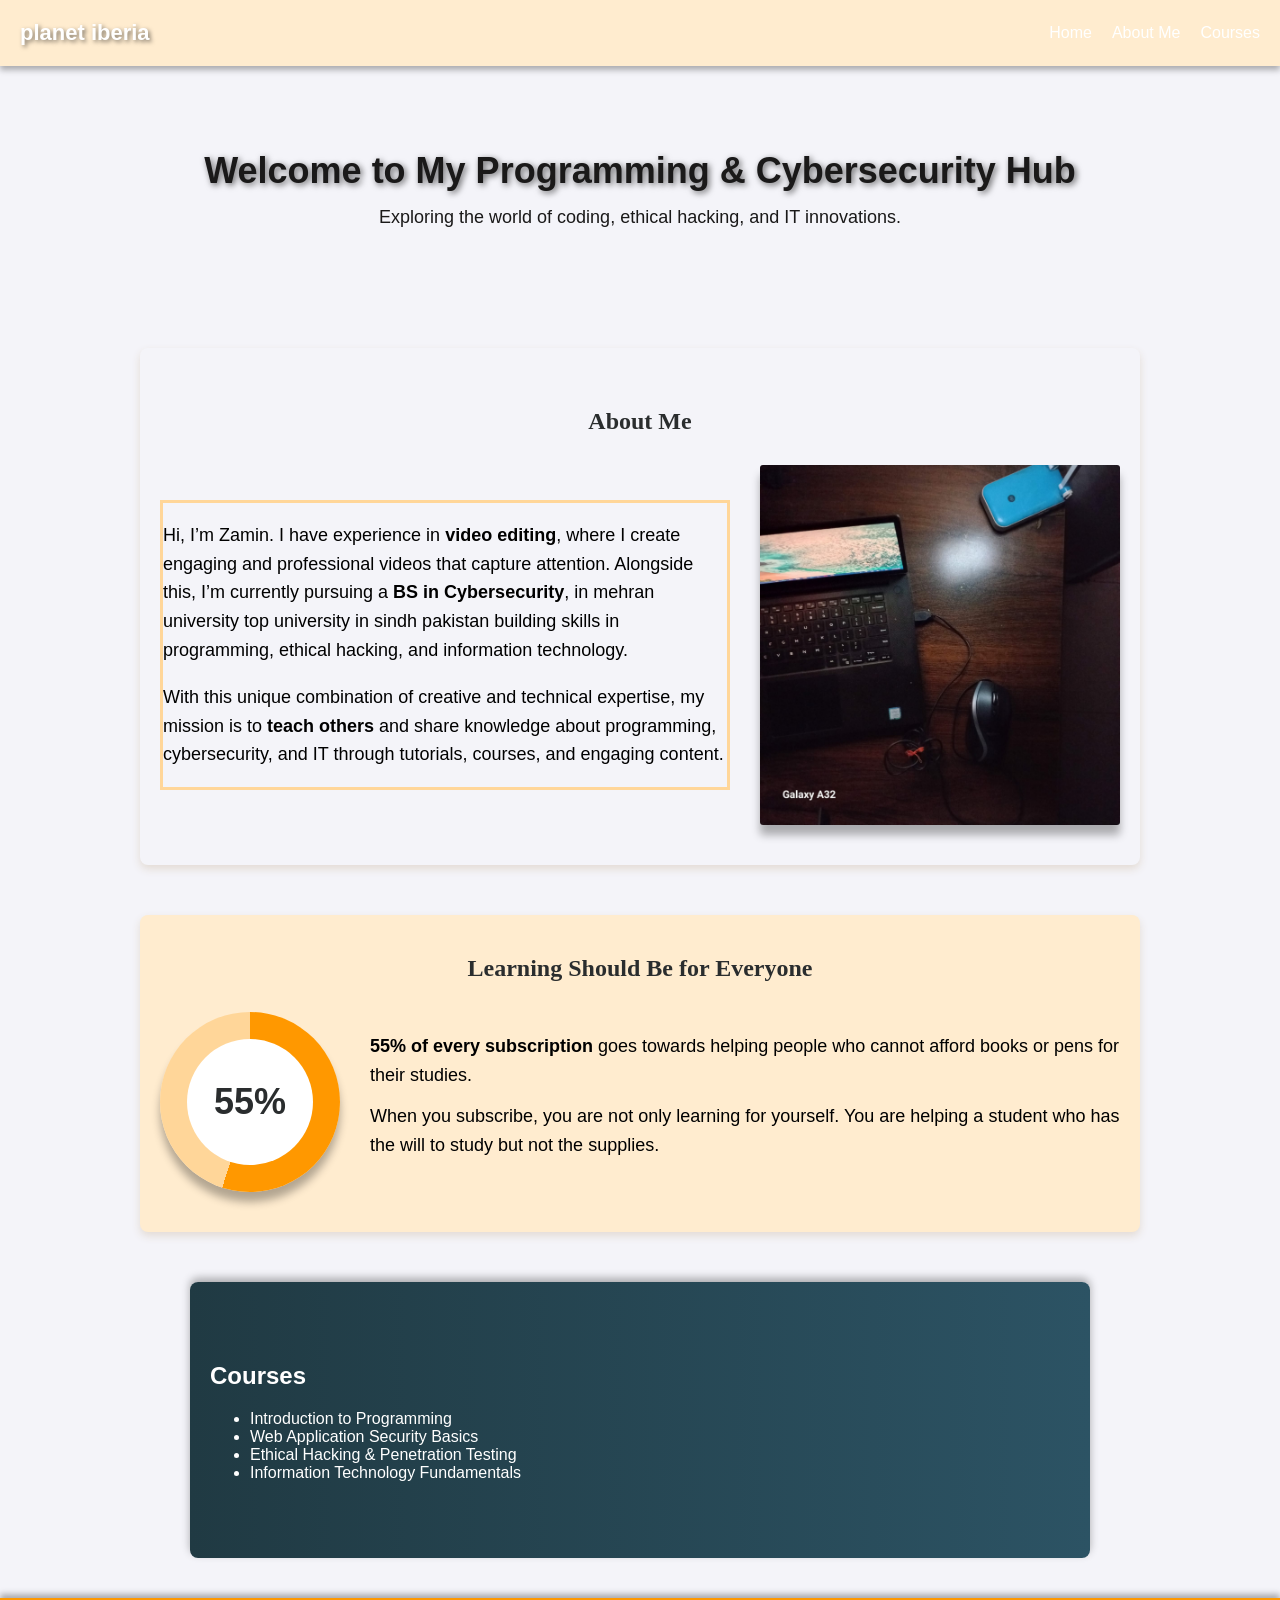
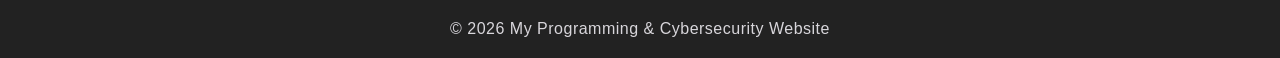
<file: web project/index.html>
<!DOCTYPE html>
<html lang="en">
<head>
    <meta charset="UTF-8">
    <meta name="viewport" content="width=device-width, initial-scale=1.0">
    <title>zamin web</title>
    <link rel="stylesheet" href="style.css">
</head>
<body>
  <nav>
    <!-- Logo -->
    <a href="#" class="logo">planet iberia</a>

    <!-- Navigation Links -->
    <ul>
      <li><a href="index.html">Home</a></li>
      <li><a href="about.html">About Me</a></li>
      <li><a href="courses.html">Courses</a></li>
    </ul>
  </nav>

  <header class="hero">
    <h1>Welcome to My Programming &amp; Cybersecurity Hub</h1>
    <p>Exploring the world of coding, ethical hacking, and IT innovations.</p>
  </header>

  <!-- About Section -->
  <section id="about">
    <h2>About Me</h2>
    <div class="about-container">
      <!-- Profile Picture -->
      <img src="WhatsApp Image 2026-10-19 at 09.06.12.jpeg" alt="My Photo" class="profile-pic">

      <!-- Description -->
      <div class="about-text">
        <p>
          Hi, I’m Zamin. I have experience in <strong>video editing</strong>, where I create
          engaging and professional videos that capture attention. Alongside this, I’m
          currently pursuing a <strong>BS in Cybersecurity</strong>, in mehran university top university in sindh pakistan building skills in
          programming, ethical hacking, and information technology.
        </p>
        <p>
          With this unique combination of creative and technical expertise, my mission
          is to <strong>teach others</strong> and share knowledge about programming,
          cybersecurity, and IT through tutorials, courses, and engaging content.
        </p>
      </div>
    </div>
  </section>

  <!-- Giving Back Section -->
  <section id="giving-back">
    <h2>Learning Should Be for Everyone</h2>
    <div class="giving-container">
      <div class="giving-badge" role="img" aria-label="55 percent">
        <span>55%</span>
      </div>
      <div class="giving-text">
        <p>
          <strong>55% of every subscription</strong> goes towards helping people who
          cannot afford books or pens for their studies.
        </p>
        <p>
          When you subscribe, you are not only learning for yourself. You are
          helping a student who has the will to study but not the supplies.
        </p>
      </div>
    </div>
  </section>

  <!-- Courses Section -->
  <section class="courses">
    <h2>Courses</h2>
    <ul>
      <li>Introduction to Programming</li>
      <li>Web Application Security Basics</li>
      <li>Ethical Hacking &amp; Penetration Testing</li>
      <li>Information Technology Fundamentals</li>
    </ul>
  </section>

  <!-- Footer -->
  <footer class="last section">
    <p>&copy; 2026 My Programming &amp; Cybersecurity Website</p>
  </footer>

  <script src="script.js"></script>
</body>
</html>
</file>
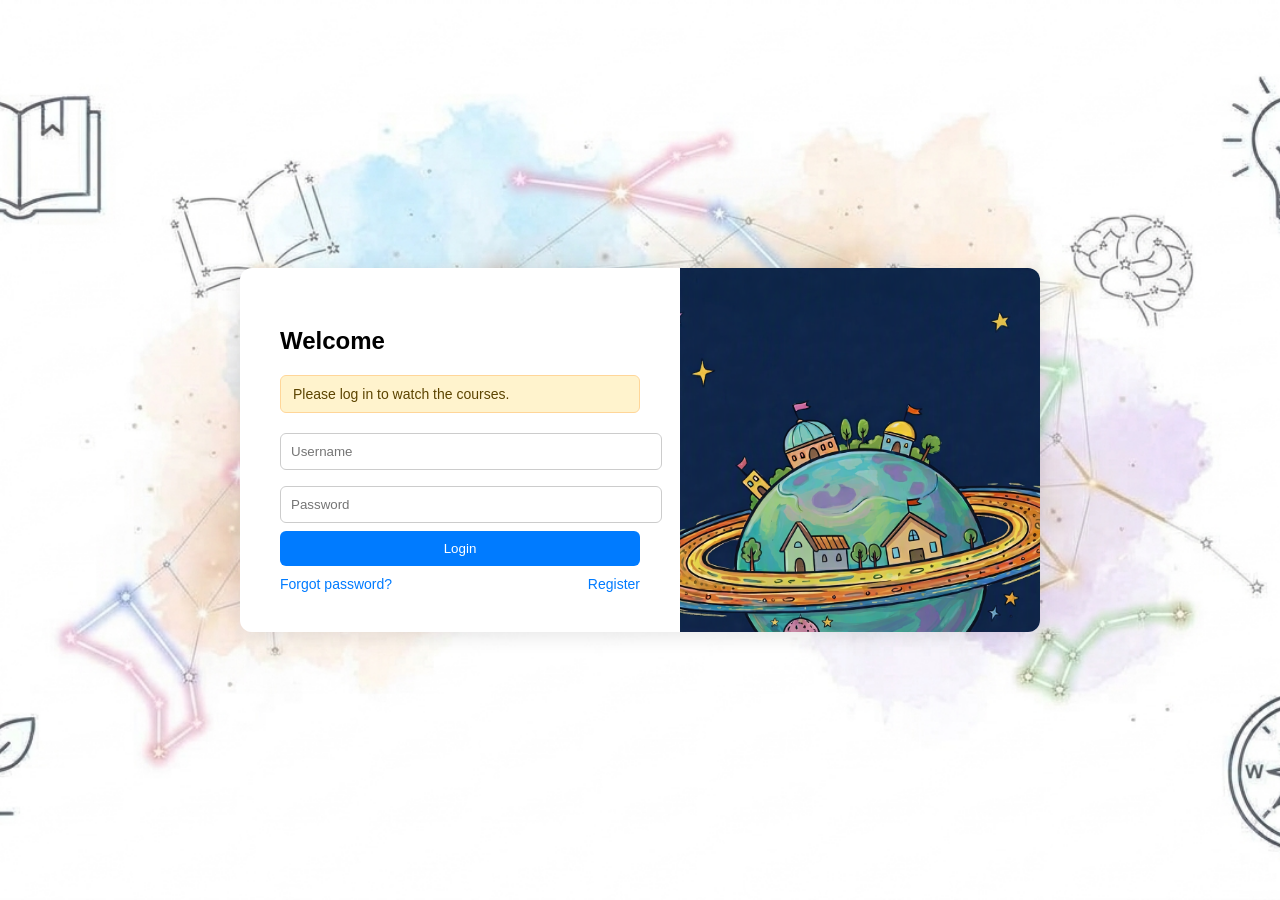
<file: web project/courses.html>
<!DOCTYPE html>
<html lang="en" class="auth-pending">
<head>
  <meta charset="UTF-8">
  <meta name="viewport" content="width=device-width, initial-scale=1.0">
  <title>My Website</title>
  <!-- Login gate: send visitors who are not logged in to the login page -->
  <script>
    (function () {
      var user = null;
      try { user = localStorage.getItem("loggedInUser"); } catch (e) {}
      if (!user) {
        window.location.replace("login.html?next=courses.html");
      } else {
        document.documentElement.classList.remove("auth-pending");
      }
    })();
  </script>
  <style>
    html.auth-pending body {
      visibility: hidden; /* hide content until the login check passes */
    }
    *, *::before, *::after {
      box-sizing: border-box;
    }
    body {
      margin: 0;
      font-family: Arial, sans-serif;
      background: #f4f4f4;
    }

    /* Navigation Bar */
    nav {
      display: flex;
      justify-content: space-between;
      align-items: center;
      background-color: #ff9800;
      padding: 10px 20px;
      position: fixed;
      top: 0;
      width: 100%;
      z-index: 1000;
    }
    nav .logo {
      color: #fff;
      font-size: 20px;
      font-weight: bold;
      text-decoration: none;
    }
    nav ul {
      list-style: none;
      display: flex;
      margin: 0;
      padding: 0;
    }
    nav ul li {
      margin-left: 20px;
    }
    nav ul li a {
      color: #fff;
      text-decoration: none;
      font-size: 16px;
      transition: color 0.3s;
    }
    nav ul li a:hover {
      color: #ff9800;
    }

    /* Sections */
    section {
      padding: 80px 20px 40px; /* extra top padding because nav is fixed */
      text-align: center;
    }
    h2 {
      margin-bottom: 20px;
      color: #333;
    }
    .video-container {
      display: flex;
      justify-content: center;
      gap: 20px;
      flex-wrap: wrap;
    }
    iframe {
      flex: 1 1 280px;
      max-width: 380px;
      width: 100%;
      aspect-ratio: 16 / 9;
      height: auto;
      border: none;
    }

    /* Homepage Hero */
    #home {
      background: linear-gradient(to right, #0f2027, #203a43, #2c5364);
      color: #fff;
      padding: 100px 20px;
    }
    #home h1 {
      font-size: 36px;
      margin-bottom: 15px;
    }
    #home p {
      font-size: 18px;
      max-width: 600px;
      margin: auto;
    }

    /* Responsive */
    @media (max-width: 700px) {
      nav {
        padding: 10px 14px;
      }
      nav ul li {
        margin-left: 14px;
      }
      section {
        padding: 70px 14px 30px;
      }
      iframe {
        max-width: 100%;
      }
      #home h1 {
        font-size: 26px;
      }
    }
  </style>
</head>
<body>

  <!-- Navigation -->
  <nav>
    <a href="#home" class="logo">MyLogo</a>
    <ul>
      <li><a href="index.html">Home</a></li>
      <li><a href="#courses">Courses</a></li>
    </ul>
  </nav>

  <!-- Homepage Section -->
 

  <!-- Courses Section -->
  <section id="courses">
    <h2>Programming</h2>
    <div class="video-container">
      <iframe src="https://www.youtube.com/embed/VIDEO_ID1" allowfullscreen></iframe>
      <iframe src="https://www.youtube.com/embed/VIDEO_ID2" allowfullscreen></iframe>
      <iframe src="https://www.youtube.com/embed/VIDEO_ID3" allowfullscreen></iframe>
    </div>

    <h2>Cybersecurity</h2>
    <div class="video-container">
      <iframe src="https://www.youtube.com/embed/VIDEO_ID4" allowfullscreen></iframe>
      <iframe src="https://www.youtube.com/embed/VIDEO_ID5" allowfullscreen></iframe>
      <iframe src="https://www.youtube.com/embed/VIDEO_ID6" allowfullscreen></iframe>
    </div>

    <h2>IT Basics</h2>
    <div class="video-container">
      <iframe src="https://www.youtube.com/embed/VIDEO_ID7" allowfullscreen></iframe>
      <iframe src="https://www.youtube.com/embed/VIDEO_ID8" allowfullscreen></iframe>
      <iframe src="https://www.youtube.com/embed/VIDEO_ID9" allowfullscreen></iframe>
    </div>
  </section>

  <script src="script.js"></script>
</body>
</html>
</file>
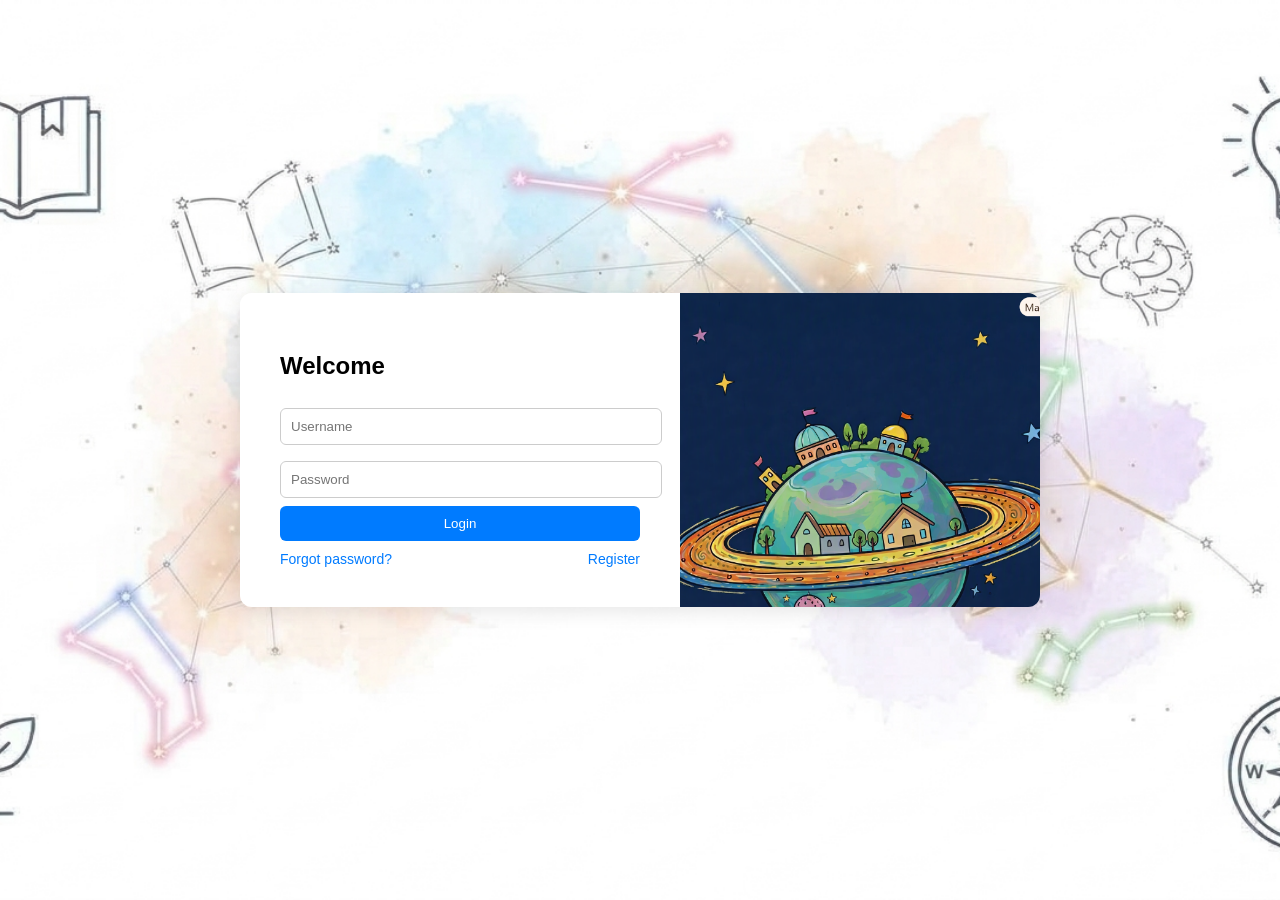
<file: web project/login.html>
<!DOCTYPE html>
<html lang="en">
<head>
  <meta charset="UTF-8">
  <meta name="viewport" content="width=device-width, initial-scale=1.0">
  <title>Space Login</title>
  <link rel="stylesheet" href="login.css">
</head>
<body>
  <div class="login-container">
    <!-- Left side: form -->
    <div class="form-section">
      <h2>Welcome</h2>
      <p id="loginNotice" class="notice" hidden></p>
      <form id="loginForm">
        <input type="text" id="username" placeholder="Username" required>
        <input type="password" id="password" placeholder="Password" required>
        <button type="submit">Login</button>
        <div class="links">
          <a href="#">Forgot password?</a>
          <a href="#">Register</a>
        </div>
      </form>
    </div>

    <!-- Right side: image -->
    <div class="image-section" aria-hidden="true">
      <img src="Copilot_20261026_083829.png" alt="Space Image">
    </div>
  </div>
  <script src="script.js"></script>
</body>
</html>
</file>
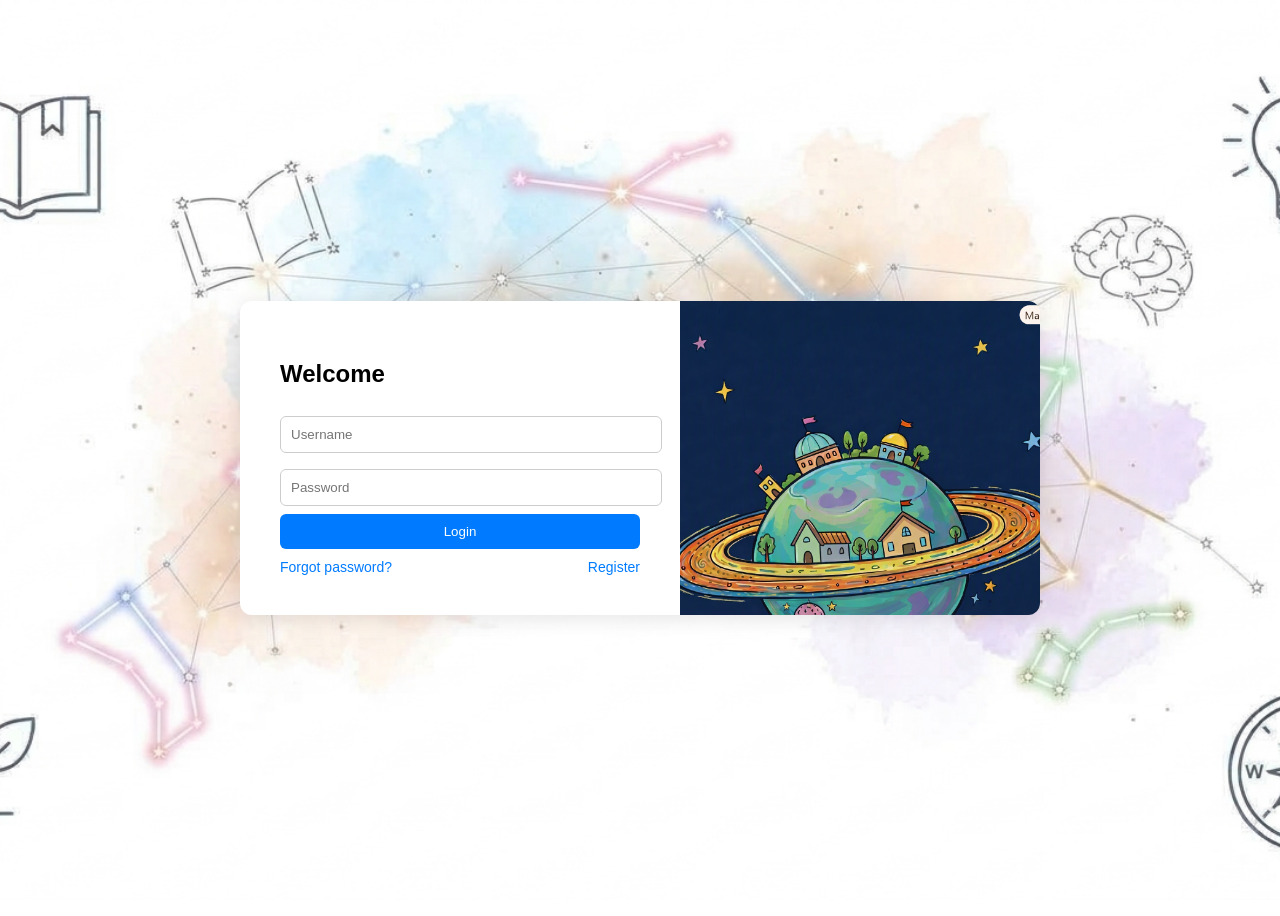
<file: web project/login page/login.html>
<!DOCTYPE html>
<html lang="en">
<head>
  <meta charset="UTF-8">
  <meta name="viewport" content="width=device-width, initial-scale=1.0">
  <title>Space Login</title>
  <link rel="stylesheet" href="login.css">
</head>
<body>
  <div class="login-container">
    <!-- Left side: form -->
    <div class="form-section">
      <h2>Welcome</h2>
      <form id="loginForm">
        <input type="text" id="username" placeholder="Username" required>
        <input type="password" id="password" placeholder="Password" required>
        <button type="submit">Login</button>
        <div class="links">
          <a href="#">Forgot password?</a>
          <a href="#">Register</a>
        </div>
      </form>
    </div>

    <!-- Right side: image -->
    <div class="image-section" aria-hidden="true">
      <img src="Copilot_20261026_083829.png" alt="Space Image">
    </div>
  </div>
  <script src="script.js"></script>
</body>
</html>
</file>
<file: web project/style.css>
/* Make padding/borders count inside widths (prevents sideways scrolling on phones) */
*, *::before, *::after {
  box-sizing: border-box;
}

img {
  max-width: 100%;
}

 body {
      margin: 0;
      font-family: Arial, sans-serif;
      background-color: blue; 
      
      background-repeat: no-repeat; /* prevents tiling */
      background-position: center;  /* centers the image */}
    nav {
      display: flex;
      justify-content: space-between;
      align-items: center;
      background-color:rgb(227, 219, 212);
      box-shadow: #000000 10000px;
      border: 10px rgb(255, 10, 10);
      padding: 20px 30px;
    }
    nav .logo {
      color: #fff;
      font-size: 20px;
      font-weight: bold;
      text-decoration: none;
    }
    nav ul {
      list-style: none;
      display: flex;
      margin: 0;
      padding: 0;
    }
     nav ul li {
      margin-left: 20px;
    }
    nav ul li a {
      color: #fff;
      text-decoration: none;
      font-size: 16px;
      transition: color 0.3s;
    }
    nav ul li a:hover {
      color: #ff9800;
    }
    .logo {
  color: #fff;
  font-size: 20px;
  font-weight: bold;
  text-decoration: none;
  
  /* Text shadow */
  text-shadow: 2px 2px 4px rgba(0,0,0,0.5);
}
/* General Reset */
body {
  margin: 0;
  font-family: Arial, sans-serif;
  background-color: #f4f4f9;
  color: #333;
  
}

/* Navigation Bar */
nav {
  display: flex;
  justify-content: space-between;
  align-items: center;
  background-color: #ffeccf; 
  padding: 20px 20px;
  box-shadow: 0 4px 6px rgba(0,0,0,0.3); /* shadow under nav */
}

nav .logo {
  color: #fff;
  font-size: 22px;
  font-weight: bold;
  text-decoration: none;
  text-shadow: 2px 2px 4px rgba(0,0,0,0.5); /* logo text shadow */
}

nav ul {
  list-style: none;
  display: flex;
  margin: 0;
  padding: 0;
}

nav ul li {
  margin-left: 20px;
}

nav ul li a {
  color: #fff;
  text-decoration: none;
  font-size: 16px;
  transition: color 0.3s;
}

nav ul li a:hover {
  color: #ff9800;
}

/* Hero Section */
.hero {
  text-align: center;
  padding: 60px 20px;
 
  font-family:sans-serif;
  color: #1a1919;
  
}

.hero h1 {
  font-size: 36px;
  margin-bottom: 15px;
  text-shadow: 2px 2px 6px rgba(0,0,0,0.6);
}

.hero p {
  font-size: 18px;
  max-width: 600px;
  margin: auto;
}

/* Sections */
/* Add spacing between nav and sections */
section {
  padding: 40px 10px;
  max-width: 900px;
  margin: 50px auto 40px auto; /* 50px gap above, 30px below */
  
  border-radius: 8px;
  box-shadow: 0 4px 8px rgba(0,0,0,0.2);

}
/* About Section */
/* About Section */
#about {
  margin-top: 60px;
  padding: 40px 20px;
  max-width: 1000px;
  margin-left: auto;
  margin-right: auto;
  box-shadow: 0 4px 8px rgb(227, 219, 212);
}

#about h2 {
  text-align: center;
  color: #2a2d2e;
  font-weight: bold;
      margin-bottom: 30px;
  font-family: cursive;
}

.about-container {


  display: flex;
  align-items: center;
  gap: 30px; /* space between text and image */
  flex-direction: row-reverse; /* puts image on the right */
}

.profile-pic {
  width: 360px;
  height: 360px;
  border-radius: 3px;
  box-shadow: 0 10px 8px rgba(0,0,0,0.3);
  object-fit: cover;
}

.about-text {
  flex: 1;
  font-size: 18px;
  line-height: 1.6;
color: #000000;
    border: #ffd699  solid;

}
/* Footer - Last Section */
footer.last.section {
  background-color: #222; /* dark background for contrast */
  color: #d8d6db; /* white text */
  text-align: center;
  padding: 20px 0;
  font-size: 16px;
  box-shadow: 0 -4px 6px rgba(0,0,0,0.3); /* shadow above footer */
  border-top: 2px solid #ff9800; /* accent line for style */
}

footer.last.section p {
  margin: 0;
  letter-spacing: 0.5px;
}
.courses{
    width: 100%; /* covers full width */
  background: linear-gradient(to right, #203a43, #2c5364); /* stylish gradient */
  color: #fff;
  padding: 60px 20px;
  box-shadow: 0 -4px 8px rgba(0,0,0,0.3);
}

/* Giving Back Section */
#giving-back {
  max-width: 1000px;
  padding: 40px 20px;
  background-color: #ffeccf;
  box-shadow: 0 4px 8px rgb(227, 219, 212);
}

#giving-back h2 {
  text-align: center;
  color: #2a2d2e;
  font-weight: bold;
  margin-top: 0;
  margin-bottom: 30px;
  font-family: cursive;
}

.giving-container {
  display: flex;
  align-items: center;
  gap: 30px;
}

.giving-badge {
  flex: 0 0 auto;
  width: 180px;
  height: 180px;
  border-radius: 50%;
  /* 55% of the ring is filled */
  background: conic-gradient(#ff9800 0 55%, #ffd699 55% 100%);
  display: flex;
  align-items: center;
  justify-content: center;
  box-shadow: 0 10px 8px rgba(0,0,0,0.3);
}

.giving-badge span {
  display: flex;
  align-items: center;
  justify-content: center;
  width: 70%;
  height: 70%;
  border-radius: 50%;
  background: #fff;
  color: #2a2d2e;
  font-size: 36px;
  font-weight: bold;
}

.giving-text {
  flex: 1;
  font-size: 18px;
  line-height: 1.6;
  color: #000000;
}

.giving-text p {
  margin: 0 0 12px;
}

/* ===== Responsive: tablets ===== */
@media (max-width: 900px) {
  section {
    margin: 30px 16px;
  }

  #about,
  #giving-back {
    margin-left: 16px;
    margin-right: 16px;
  }

  .profile-pic {
    width: 280px;
    height: 280px;
  }
}

/* ===== Responsive: phones ===== */
@media (max-width: 700px) {
  nav {
    flex-direction: column;
    gap: 12px;
    padding: 16px;
  }

  nav ul {
    flex-wrap: wrap;
    justify-content: center;
    gap: 8px 20px;
  }

  nav ul li {
    margin-left: 0;
  }

  .hero {
    padding: 40px 16px;
  }

  .hero h1 {
    font-size: 26px;
  }

  .hero p {
    font-size: 16px;
  }

  /* Stack the photo above the text */
  .about-container,
  .giving-container {
    flex-direction: column;
    text-align: center;
  }

  .profile-pic {
    width: 100%;
    max-width: 320px;
    height: auto;
    aspect-ratio: 1 / 1;
  }

  .about-text,
  .giving-text {
    font-size: 16px;
  }

  .giving-badge {
    width: 150px;
    height: 150px;
  }

  .giving-badge span {
    font-size: 30px;
  }

  .courses {
    padding: 40px 16px;
  }
}
</file>
<file: web project/login.css>
body {
  font-family: Arial, sans-serif;
background: url('Gemini_Generated_Image_9wlwnp9wlwnp9wlw.jpg') center / cover no-repeat fixed;
  display: flex;
  justify-content: center;
  align-items: center;
  min-height: 100vh;
  margin: 0;
  padding: 16px;
  box-sizing: border-box;
}

.login-container {
  display: flex;              /* Horizontal layout */
  background: transparent;
  border-radius: 12px;
  box-shadow: 0 4px 20px rgba(0,0,0,0.1);
  overflow: hidden;
  width: 100%;
  max-width: 800px;           /* Wider to fit both sides */
  animation: login-entrance 0.8s ease-out 2s both;
}

@keyframes login-entrance {
  from {
    opacity: 0;
    transform: translateY(24px);
  }
  to {
    opacity: 1;
    transform: translateY(0);
  }
}

.form-section {
  flex: 1;                    /* Left side */
  padding: 40px;
  background: #fff;
}

.form-section h2 {
  margin-bottom: 20px;
}

.form-section input {
  width: 100%;
  padding: 10px;
  margin: 8px 0;
  border: 1px solid #ccc;
  border-radius: 6px;
}

.form-section button {
  width: 100%;
  padding: 10px;
  background: #007bff;
  color: #fff;
  border: none;
  border-radius: 6px;
  cursor: pointer;
}

.form-section button:hover {
  background: #0056b3;
}

.links {
  display: flex;
  justify-content: space-between;
  margin-top: 10px;
}

.links a {
  font-size: 14px;
  color: #007bff;
  text-decoration: none;
}

.image-section {
  flex: 1;                    /* Right side */
  background: transparent;
  display: flex;
  align-items: center;
  justify-content: center;
}

.image-section img {
  display: block;
  width: 100%;
  height: 100%;
  object-fit: cover;
}

.form-section {
  box-sizing: border-box;
}

.notice {
  margin: 0 0 12px;
  padding: 10px 12px;
  background: #fff3cd;
  border: 1px solid #ffd699;
  border-radius: 6px;
  font-size: 14px;
  color: #5c4400;
}

/* ===== Responsive ===== */
@media (max-width: 700px) {
  /* Hide the decorative image and let the form fill the screen width */
  .image-section {
    display: none;
  }

  .form-section {
    padding: 28px 20px;
    border-radius: 12px;
  }
}
</file>
<file: web project/login page/login.css>
body {
  font-family: Arial, sans-serif;
background: url('Gemini_Generated_Image_9wlwnp9wlwnp9wlw.jpg') center / cover no-repeat fixed;
  display: flex;
  justify-content: center;
  align-items: center;
  height: 100vh;
}

.login-container {
  display: flex;              /* Horizontal layout */
  background: transparent;
  border-radius: 12px;
  box-shadow: 0 4px 20px rgba(0,0,0,0.1);
  overflow: hidden;
  width: 800px;               /* Wider to fit both sides */
  animation: login-entrance 0.8s ease-out 2s both;
}

@keyframes login-entrance {
  from {
    opacity: 0;
    transform: translateY(24px);
  }
  to {
    opacity: 1;
    transform: translateY(0);
  }
}

.form-section {
  flex: 1;                    /* Left side */
  padding: 40px;
  background: #fff;
}

.form-section h2 {
  margin-bottom: 20px;
}

.form-section input {
  width: 100%;
  padding: 10px;
  margin: 8px 0;
  border: 1px solid #ccc;
  border-radius: 6px;
}

.form-section button {
  width: 100%;
  padding: 10px;
  background: #007bff;
  color: #fff;
  border: none;
  border-radius: 6px;
  cursor: pointer;
}

.form-section button:hover {
  background: #0056b3;
}

.links {
  display: flex;
  justify-content: space-between;
  margin-top: 10px;
}

.links a {
  font-size: 14px;
  color: #007bff;
  text-decoration: none;
}

.image-section {
  flex: 1;                    /* Right side */
  background: transparent;
  display: flex;
  align-items: center;
  justify-content: center;
}

.image-section img {
  display: block;
  width: 100%;
  height: 100%;
  object-fit: cover;
}
</file>
